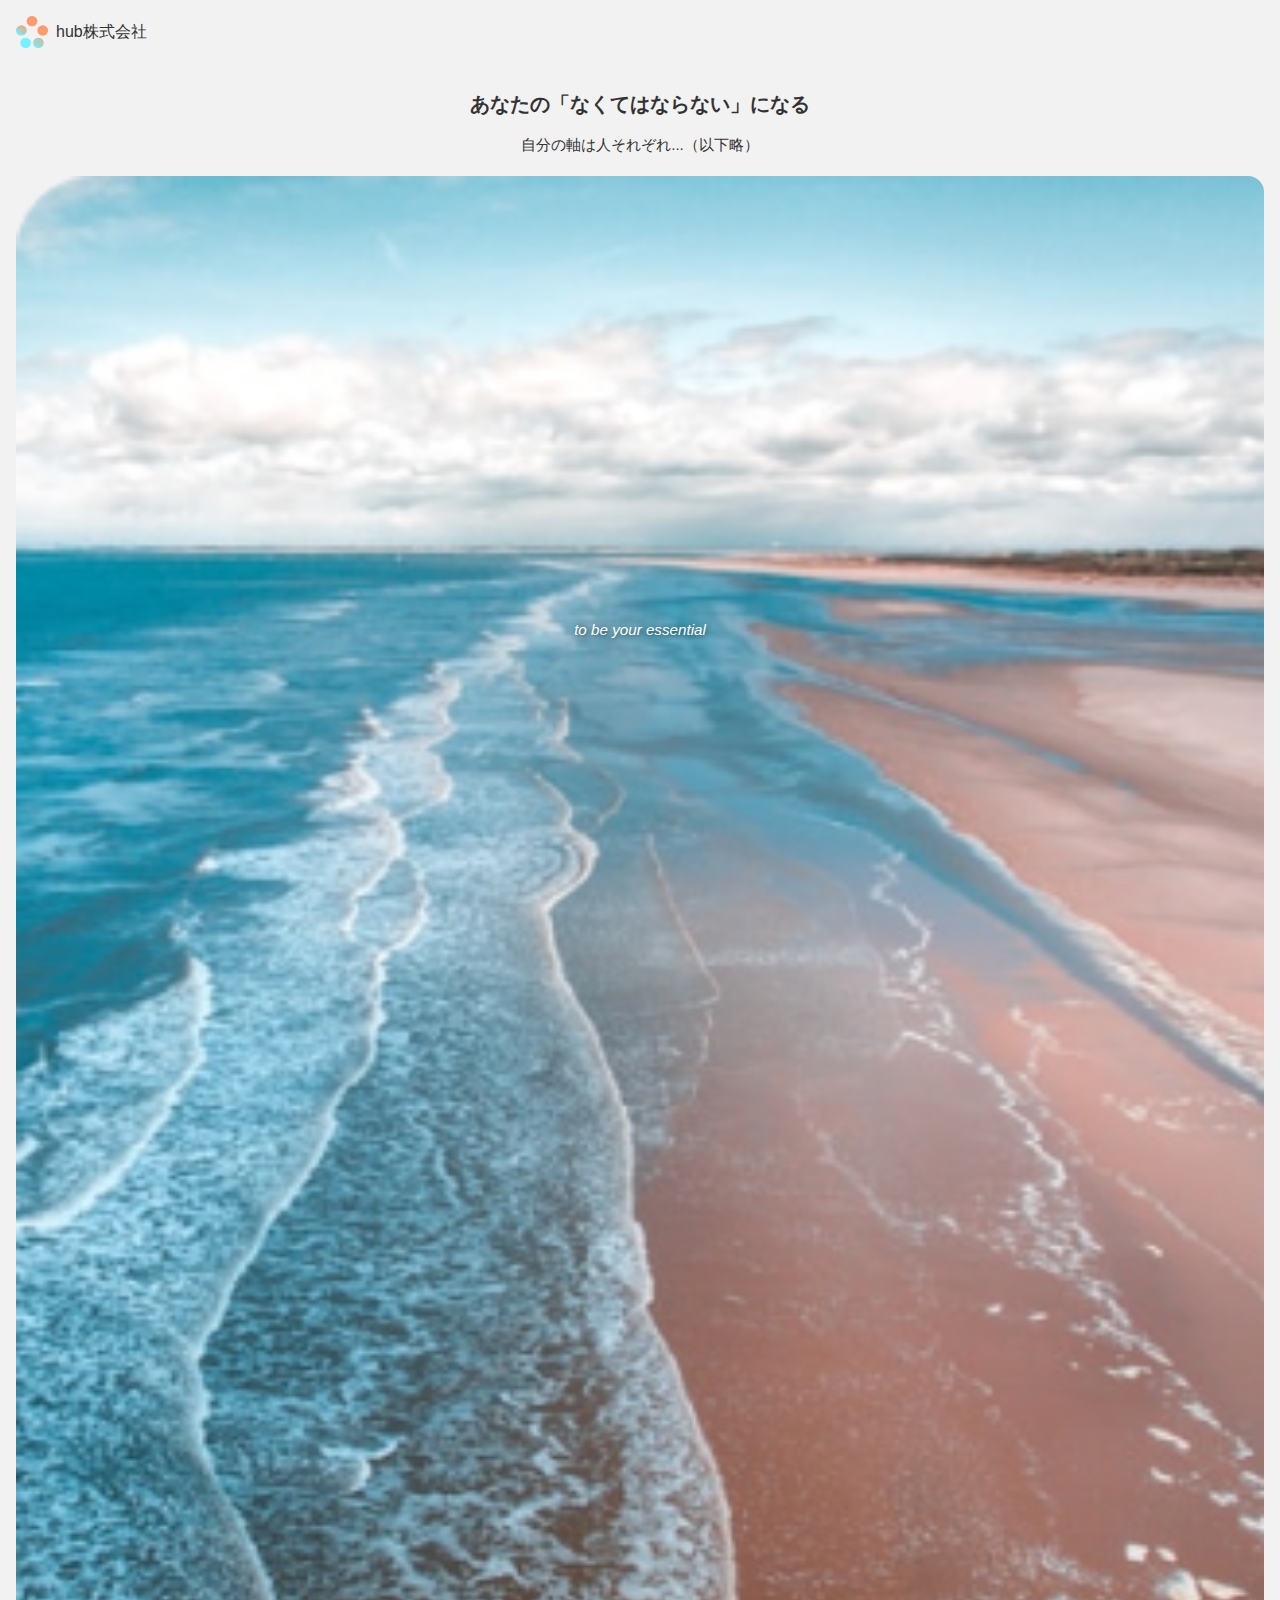
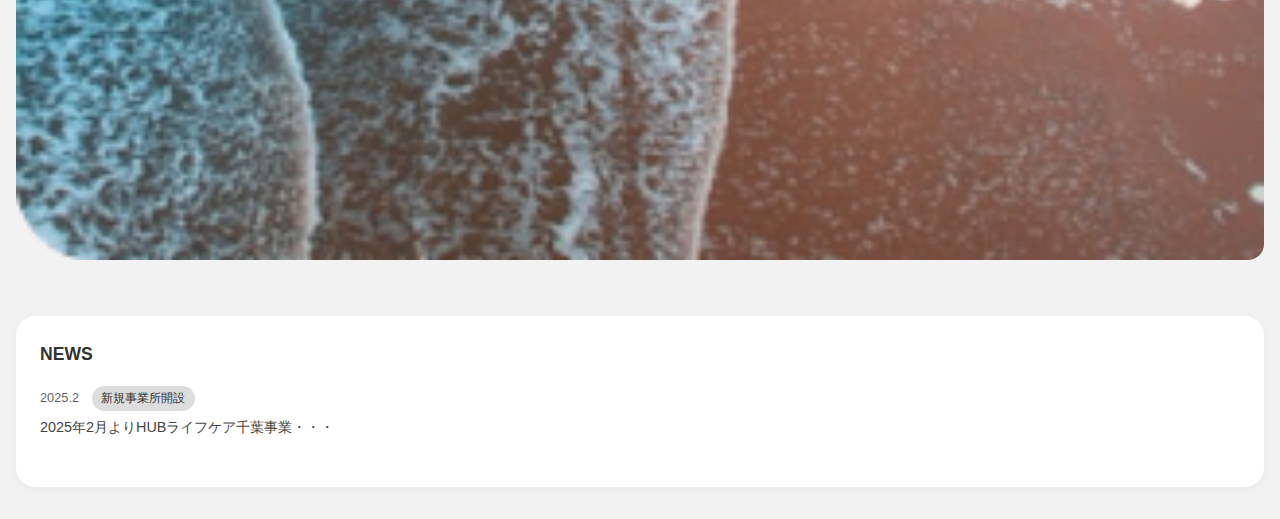
<file: index.html>
<!DOCTYPE html>
<html lang="ja">
<head>
  <meta charset="UTF-8" />
  <meta name="viewport" content="width=device-width, initial-scale=1.0" />
  <title>hub株式会社</title>
  <link rel="stylesheet" href="style.css" />
</head>
<body>

  <!-- ヘッダー -->
  <header class="header">
    <div class="logo-area">
      <img src="logo.png" alt="hub株式会社ロゴ" />
      <span>hub株式会社</span>
    </div>
    <div class="menu-icon">
      <span></span><span></span><span></span>
    </div>
  </header>

  <main>
    <!-- メインビジュアル -->
    <section class="hero">
      <h1>あなたの「なくてはならない」になる</h1>
      <p>自分の軸は人それぞれ...（以下略）</p>
      <img src="turtle.png" alt="海の中のウミガメ" />
      <p class="overlay-text">to be your essential</p>
    </section>

    <!-- NEWSセクション -->
    <section class="news">
      <h2>NEWS</h2>
      <ul class="news-list">
        <li>
          <span class="date">2025.2</span>
          <span class="tag">新規事業所開設</span>
          <p>2025年2月よりHUBライフケア千葉事業・・・</p>
        </li>
        <!-- 他のニュースも同様に追加 -->
      </ul>
    </section>
  </main>

</body>
</html>
</file>
<file: style.css>
/* リセットと基本設定 */
* {
  margin: 0;
  padding: 0;
  box-sizing: border-box;
}
body {
  font-family: 'Noto Sans JP', sans-serif;
  background-color: #f2f2f2;
  color: #333;
  line-height: 1.6;
}

/* ヘッダー */
.header {
  display: flex;
  justify-content: space-between;
  align-items: center;
  padding: 1rem;
}
.logo-area {
  display: flex;
  align-items: center;
  gap: 0.5rem;
}
.logo-area img {
  width: 32px;
  height: 32px;
}
.menu-icon img {
  .menu-icon img {
  width: 25px;      /* お好みでサイズ調整 */
  height: auto;
  cursor: pointer;  /* クリックできそうな手のカーソルにする */
}

}

/* ヒーローセクション */
.hero {
  text-align: center;
  padding: 1.5rem 1rem;
}
.hero h1 {
  font-size: 1.25rem;
  font-weight: 600;
  margin-bottom: 0.8rem;
}
.hero p {
  font-size: 0.95rem;
  margin-bottom: 1.2rem;
}

/* ウミガメ画像とテキストの重ね */
.hero-image-wrapper {
  position: relative;
  width: 100%;
}
.hero img {
  width: 100%;
  border-radius: 1rem;
  display: block;
}
.overlay-text {
  position: absolute;
  top: 70%;
  left: 50%;
  transform: translate(-50%, -50%);
  font-style: italic;
  font-size: 1.6rem;
  color: white;
  text-shadow: 1px 1px 4px rgba(0, 0, 0, 0.5);
  white-space: nowrap;
}

/* NEWSセクション */
.news {
  background-color: #fff;
  margin: 2rem 1rem;
  padding: 1.5rem;
  border-radius: 1.2rem;
  box-shadow: 0 2px 8px rgba(0, 0, 0, 0.05);
}
.news h2 {
  font-size: 1.1rem;
  font-weight: 600;
  margin-bottom: 1rem;
}
.news-list {
  list-style: none;
}
.news-list li {
  margin-bottom: 1.5rem;
}
.date {
  font-size: 0.8rem;
  color: #666;
}
.tag {
  font-size: 0.75rem;
  background-color: #ddd;
  padding: 0.2rem 0.6rem;
  border-radius: 999px;
  margin-left: 0.5rem;
  display: inline-block;
}
.news-list p {
  font-size: 0.9rem;
  margin-top: 0.3rem;
  color: #444;
}
</file>
